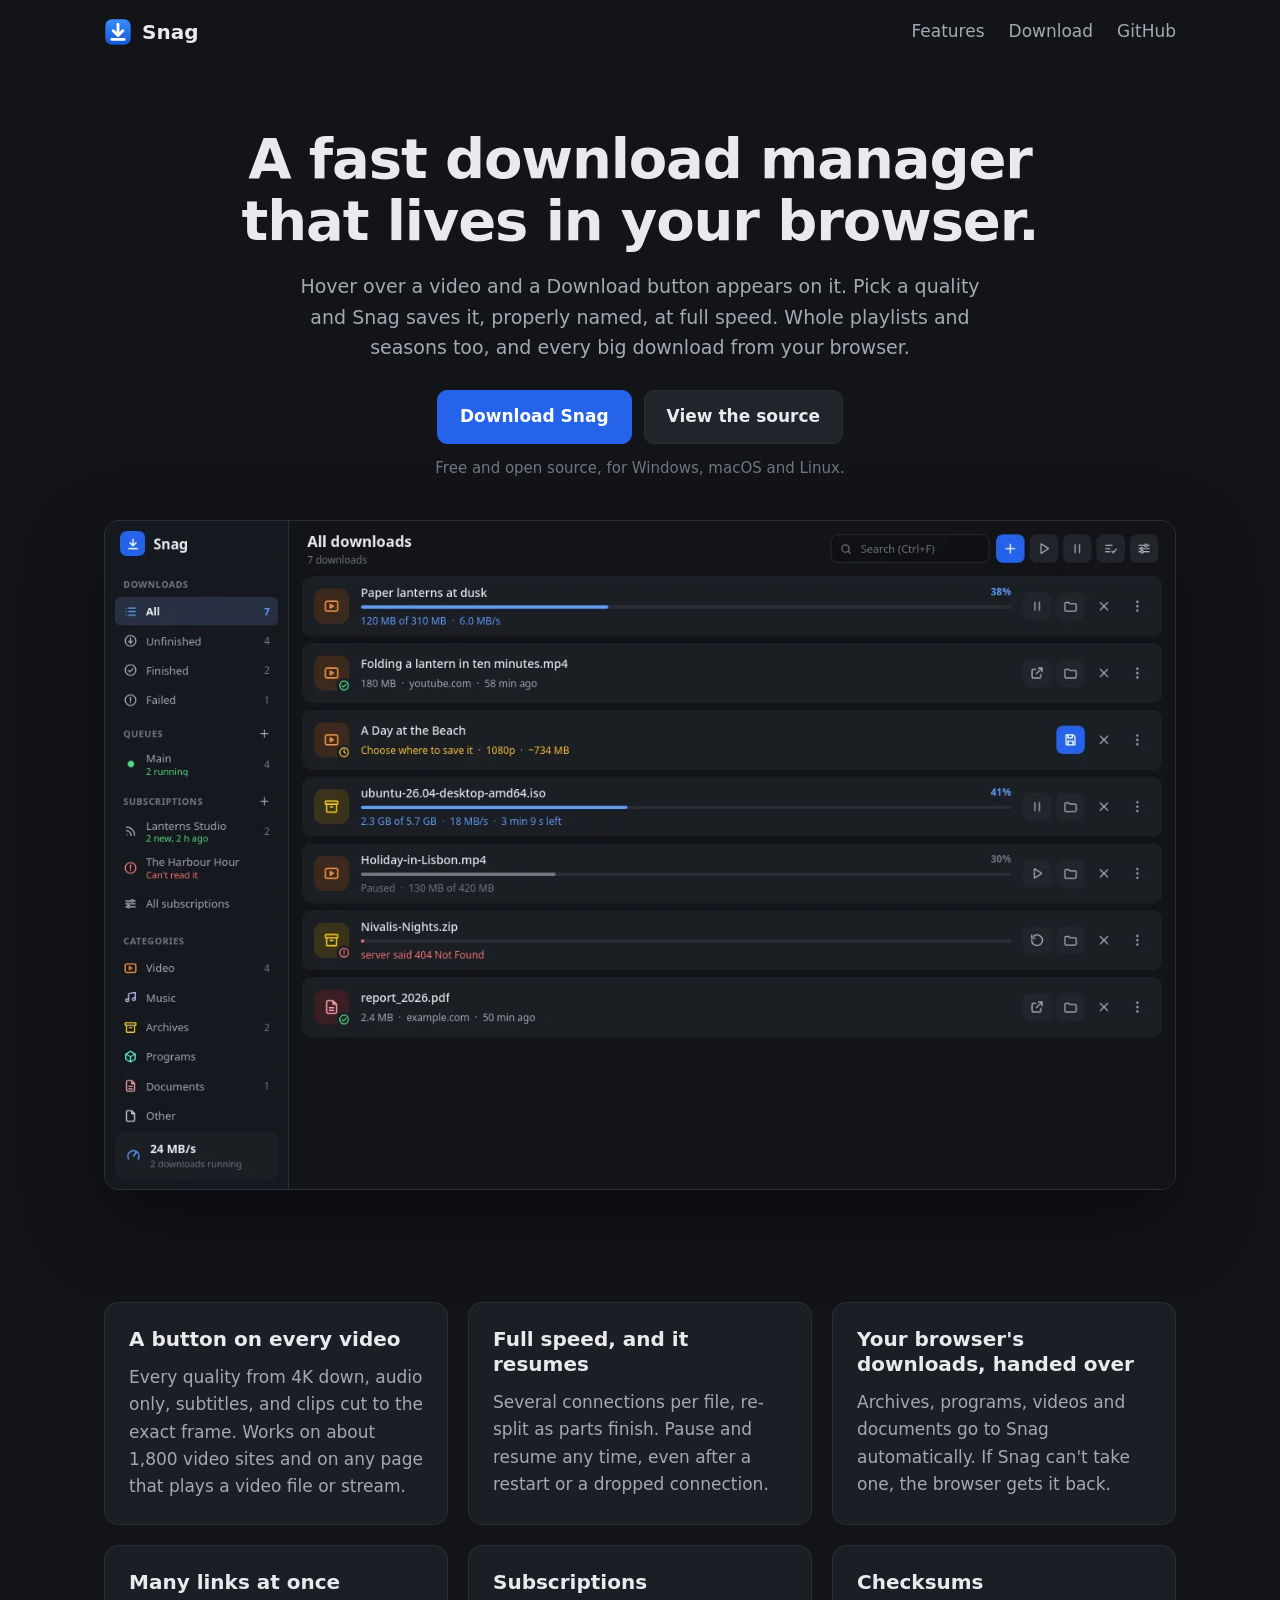
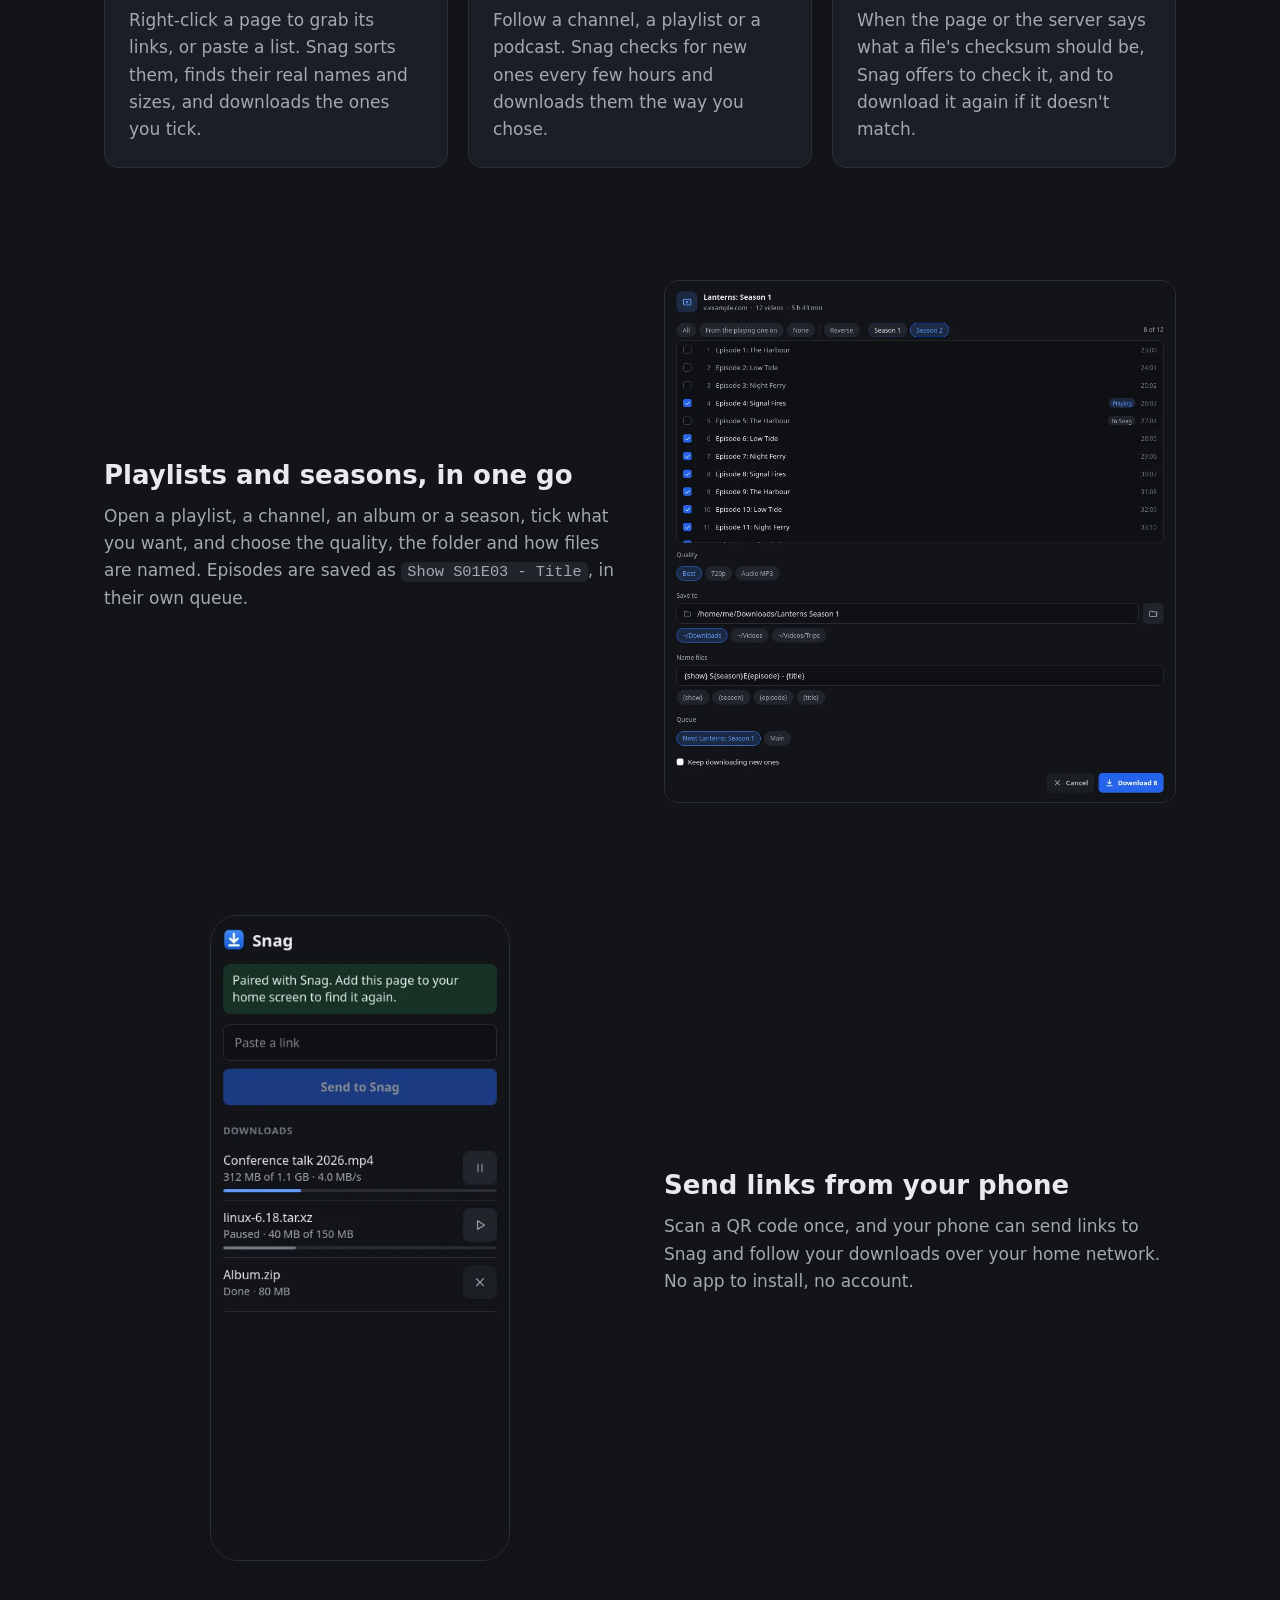
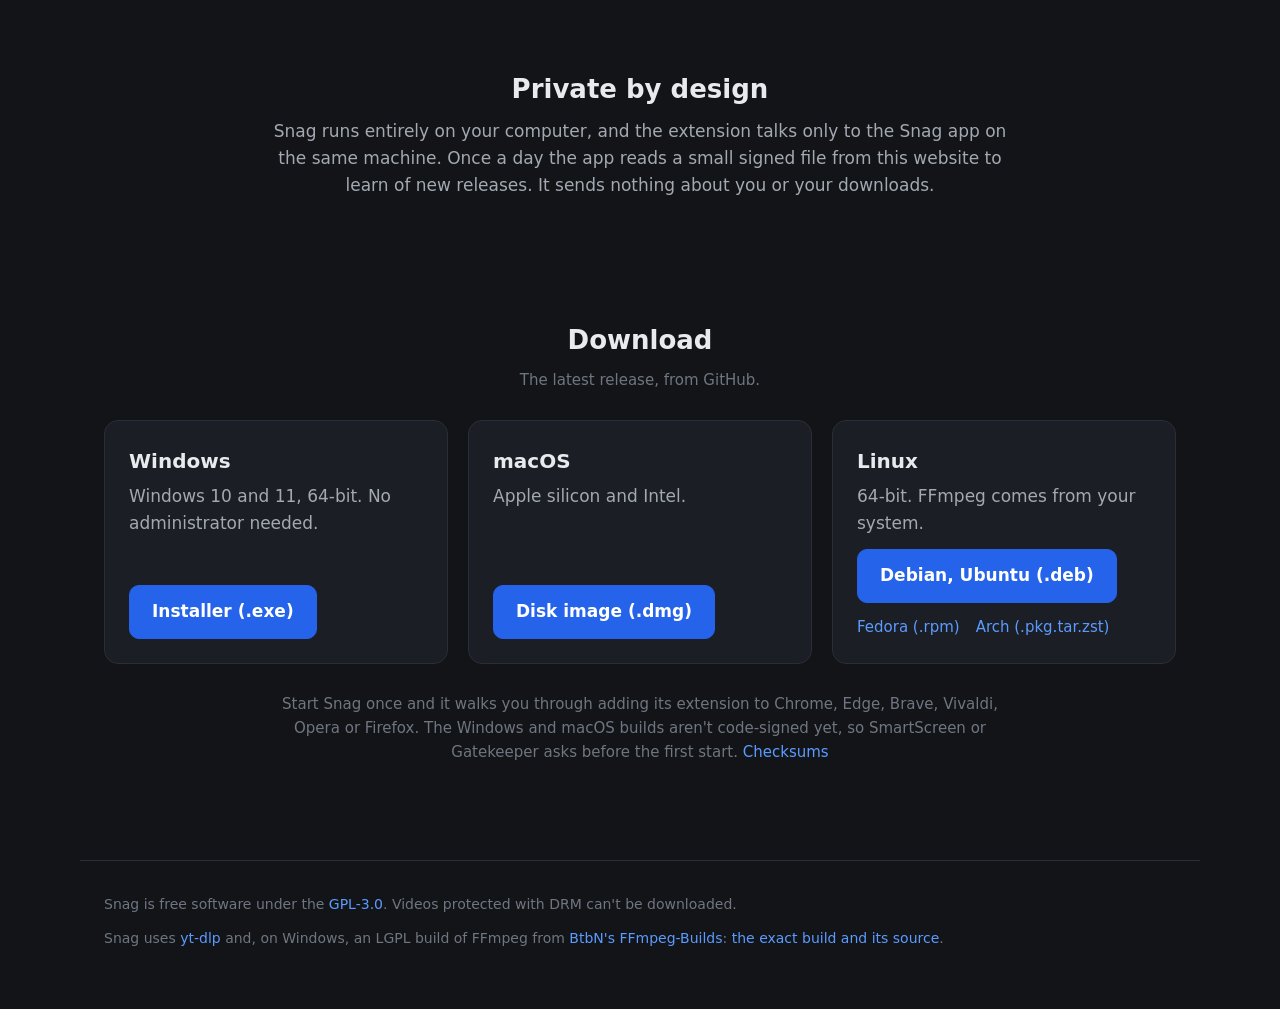
<file: index.html>
<!doctype html>
<html lang="en">
  <head>
    <meta charset="utf-8" />
    <meta name="viewport" content="width=device-width, initial-scale=1" />
    <title>Snag: a fast download manager that lives in your browser</title>
    <meta
      name="description"
      content="Snag adds a Download button to videos, downloads whole playlists and seasons, and takes over big downloads from your browser. Free and open source, for Windows, macOS and Linux."
    />
    <meta name="theme-color" content="#121418" />
    <meta property="og:title" content="Snag" />
    <meta property="og:description" content="A fast download manager that lives in your browser." />
    <meta property="og:image" content="https://snagdl.com/img/app.webp" />
    <meta property="og:url" content="https://snagdl.com/" />
    <link rel="icon" href="/img/icon.svg" type="image/svg+xml" />
    <link rel="apple-touch-icon" href="/img/icon.png" />
    <link rel="stylesheet" href="/style.css" />
    <script src="/download.js" defer></script>
  </head>
  <body>
    <header class="top">
      <a class="brand" href="/"><img src="/img/icon.svg" alt="" width="28" height="28" />Snag</a>
      <nav>
        <a href="#features">Features</a>
        <a href="#download">Download</a>
        <a href="https://github.com/Roham1299/snag">GitHub</a>
      </nav>
    </header>

    <main>
      <section class="hero">
        <h1>A fast download manager that lives in your browser.</h1>
        <p class="lead">
          Hover over a video and a Download button appears on it. Pick a quality and Snag saves it,
          properly named, at full speed. Whole playlists and seasons too, and every big download
          from your browser.
        </p>
        <div class="cta">
          <a class="button primary" id="get" href="#download">Download Snag</a>
          <a class="button" href="https://github.com/Roham1299/snag">View the source</a>
        </div>
        <p class="small" id="get-note">Free and open source, for Windows, macOS and Linux.</p>
        <img
          class="shot"
          src="/img/app.webp"
          width="1280"
          height="800"
          alt="Snag's window: downloads with their progress, queues, subscriptions and categories"
        />
      </section>

      <section id="features" class="features">
        <article>
          <h2>A button on every video</h2>
          <p>
            Every quality from 4K down, audio only, subtitles, and clips cut to the exact frame.
            Works on about 1,800 video sites and on any page that plays a video file or stream.
          </p>
        </article>
        <article>
          <h2>Full speed, and it resumes</h2>
          <p>
            Several connections per file, re-split as parts finish. Pause and resume any time,
            even after a restart or a dropped connection.
          </p>
        </article>
        <article>
          <h2>Your browser's downloads, handed over</h2>
          <p>
            Archives, programs, videos and documents go to Snag automatically. If Snag can't take
            one, the browser gets it back.
          </p>
        </article>
        <article>
          <h2>Many links at once</h2>
          <p>
            Right-click a page to grab its links, or paste a list. Snag sorts them, finds their real
            names and sizes, and downloads the ones you tick.
          </p>
        </article>
        <article>
          <h2>Subscriptions</h2>
          <p>
            Follow a channel, a playlist or a podcast. Snag checks for new ones every few hours and
            downloads them the way you chose.
          </p>
        </article>
        <article>
          <h2>Checksums</h2>
          <p>
            When the page or the server says what a file's checksum should be, Snag offers to check
            it, and to download it again if it doesn't match.
          </p>
        </article>
      </section>

      <section class="split">
        <div>
          <h2>Playlists and seasons, in one go</h2>
          <p>
            Open a playlist, a channel, an album or a season, tick what you want, and choose the
            quality, the folder and how files are named. Episodes are saved as
            <code>Show S01E03 - Title</code>, in their own queue.
          </p>
        </div>
        <img
          src="/img/playlist.webp"
          width="980"
          height="1000"
          loading="lazy"
          alt="The Download playlist window: episodes ticked, quality, folder and file names"
        />
      </section>

      <section class="split reverse">
        <div>
          <h2>Send links from your phone</h2>
          <p>
            Scan a QR code once, and your phone can send links to Snag and follow your downloads
            over your home network. No app to install, no account.
          </p>
        </div>
        <img
          class="phone"
          src="/img/phone.webp"
          width="390"
          height="844"
          loading="lazy"
          alt="Snag's phone page: a box to paste a link, and the downloads with their progress"
        />
      </section>

      <section class="private">
        <h2>Private by design</h2>
        <p>
          Snag runs entirely on your computer, and the extension talks only to the Snag app on the
          same machine. Once a day the app reads a small signed file from this website to learn of
          new releases. It sends nothing about you or your downloads.
        </p>
      </section>

      <section id="download" class="download">
        <h2>Download</h2>
        <p class="small" id="version">The latest release, from GitHub.</p>
        <div class="platforms">
          <div class="platform">
            <h3>Windows</h3>
            <p>Windows 10 and 11, 64-bit. No administrator needed.</p>
            <a class="button primary" data-asset="windows" href="https://github.com/Roham1299/snag/releases/latest">Installer (.exe)</a>
          </div>
          <div class="platform">
            <h3>macOS</h3>
            <p>Apple silicon and Intel.</p>
            <a class="button primary" data-asset="macos" href="https://github.com/Roham1299/snag/releases/latest">Disk image (.dmg)</a>
          </div>
          <div class="platform">
            <h3>Linux</h3>
            <p>64-bit. FFmpeg comes from your system.</p>
            <a class="button primary" data-asset="deb" href="https://github.com/Roham1299/snag/releases/latest">Debian, Ubuntu (.deb)</a>
            <div class="more">
              <a data-asset="rpm" href="https://github.com/Roham1299/snag/releases/latest">Fedora (.rpm)</a>
              <a data-asset="arch" href="https://github.com/Roham1299/snag/releases/latest">Arch (.pkg.tar.zst)</a>
            </div>
          </div>
        </div>
        <p class="small">
          Start Snag once and it walks you through adding its extension to Chrome, Edge, Brave,
          Vivaldi, Opera or Firefox. The Windows and macOS builds aren't code-signed yet, so
          SmartScreen or Gatekeeper asks before the first start.
          <a id="sums" href="https://github.com/Roham1299/snag/releases/latest">Checksums</a>
        </p>
      </section>
    </main>

    <footer>
      <p>
        Snag is free software under the
        <a href="https://github.com/Roham1299/snag/blob/main/LICENSE">GPL-3.0</a>. Videos protected
        with DRM can't be downloaded.
      </p>
      <p>
        Snag uses <a href="https://github.com/yt-dlp/yt-dlp">yt-dlp</a> and, on Windows, an LGPL
        build of FFmpeg from
        <a href="https://github.com/BtbN/FFmpeg-Builds">BtbN's FFmpeg-Builds</a>:
        <a href="https://github.com/Roham1299/snag/releases/tag/ffmpeg-n9.0.2-35-g9a9b70bb8c">the exact build and its source</a>.
      </p>
    </footer>
  </body>
</html>
</file>
<file: style.css>
:root {
  --background: #121418;
  --surface: #1b1e24;
  --raised: #20242b;
  --raised-hover: #2a2f37;
  --border: #2a2e36;
  --text: #e8eaed;
  --text-dim: #a3a9b1;
  --text-faint: #6f7680;
  --accent: #5b9bff;
  --accent-strong: #2563eb;
  --accent-hover: #3473f0;
  --radius: 10px;
  color-scheme: dark;
}

* {
  box-sizing: border-box;
}

html {
  scroll-behavior: smooth;
}

body {
  margin: 0;
  background: var(--background);
  color: var(--text);
  font:
    17px / 1.6 "Inter Variable",
    Inter,
    system-ui,
    -apple-system,
    "Segoe UI",
    sans-serif;
  -webkit-font-smoothing: antialiased;
}

a {
  color: var(--accent);
  text-decoration: none;
}

a:hover {
  text-decoration: underline;
}

code {
  padding: 1px 6px;
  border-radius: 5px;
  background: var(--raised);
  font-size: 0.9em;
}

img {
  max-width: 100%;
  height: auto;
}

.top {
  position: sticky;
  top: 0;
  z-index: 1;
  display: flex;
  align-items: center;
  justify-content: space-between;
  max-width: 1120px;
  margin: 0 auto;
  padding: 16px 24px;
  background: var(--background);
}

.brand {
  display: flex;
  align-items: center;
  gap: 10px;
  color: var(--text);
  font-size: 20px;
  font-weight: 700;
}

.brand:hover {
  text-decoration: none;
}

nav {
  display: flex;
  gap: 24px;
}

nav a {
  color: var(--text-dim);
}

main {
  max-width: 1120px;
  margin: 0 auto;
  padding: 0 24px;
}

section {
  padding: 56px 0;
}

h1 {
  max-width: 820px;
  margin: 0 auto 20px;
  font-size: clamp(34px, 5.5vw, 56px);
  line-height: 1.1;
  letter-spacing: -0.02em;
}

h2 {
  margin: 0 0 12px;
  font-size: 26px;
  line-height: 1.25;
}

h3 {
  margin: 0 0 6px;
  font-size: 20px;
}

p {
  margin: 0 0 12px;
  color: var(--text-dim);
}

.hero {
  padding-top: 64px;
  text-align: center;
}

.lead {
  max-width: 680px;
  margin: 0 auto 28px;
  font-size: 19px;
}

.cta {
  display: flex;
  flex-wrap: wrap;
  justify-content: center;
  gap: 12px;
  margin-bottom: 12px;
}

.button {
  display: inline-block;
  padding: 12px 22px;
  border: 1px solid var(--border);
  border-radius: var(--radius);
  background: var(--raised);
  color: var(--text);
  font-weight: 600;
  transition: background-color 0.15s;
}

.button:hover {
  background: var(--raised-hover);
  text-decoration: none;
}

.button.primary {
  border-color: var(--accent-strong);
  background: var(--accent-strong);
  color: white;
}

.button.primary:hover {
  background: var(--accent-hover);
}

.small {
  color: var(--text-faint);
  font-size: 15px;
}

.shot {
  display: block;
  margin: 40px auto 0;
  border: 1px solid var(--border);
  border-radius: 14px;
  box-shadow: 0 30px 80px rgb(0 0 0 / 45%);
}

.features {
  display: grid;
  grid-template-columns: repeat(auto-fit, minmax(300px, 1fr));
  gap: 20px;
}

.features article {
  padding: 24px;
  border: 1px solid var(--border);
  border-radius: 14px;
  background: var(--surface);
}

.features h2 {
  font-size: 20px;
}

.features p {
  margin: 0;
}

.split {
  display: grid;
  grid-template-columns: 1fr 1fr;
  align-items: center;
  gap: 48px;
}

.split img {
  border: 1px solid var(--border);
  border-radius: 14px;
}

.split.reverse > div {
  order: 2;
}

.split .phone {
  justify-self: center;
  width: 300px;
  border-radius: 28px;
}

.private {
  max-width: 760px;
  margin: 0 auto;
  text-align: center;
}

.download {
  text-align: center;
}

.platforms {
  display: grid;
  grid-template-columns: repeat(auto-fit, minmax(260px, 1fr));
  gap: 20px;
  margin: 28px 0;
  text-align: left;
}

.platform {
  display: flex;
  flex-direction: column;
  align-items: flex-start;
  padding: 24px;
  border: 1px solid var(--border);
  border-radius: 14px;
  background: var(--surface);
}

.platform p {
  flex: 1;
}

.platform .more {
  display: flex;
  gap: 16px;
  margin-top: 12px;
  font-size: 15px;
}

.download > .small {
  max-width: 720px;
  margin: 0 auto;
}

footer {
  max-width: 1120px;
  margin: 40px auto 0;
  padding: 32px 24px 48px;
  border-top: 1px solid var(--border);
}

footer p {
  color: var(--text-faint);
  font-size: 14px;
}

@media (max-width: 760px) {
  nav a:not(:last-child) {
    display: none;
  }

  .split {
    grid-template-columns: 1fr;
    gap: 24px;
  }

  .split.reverse > div {
    order: 0;
  }
}
</file>
